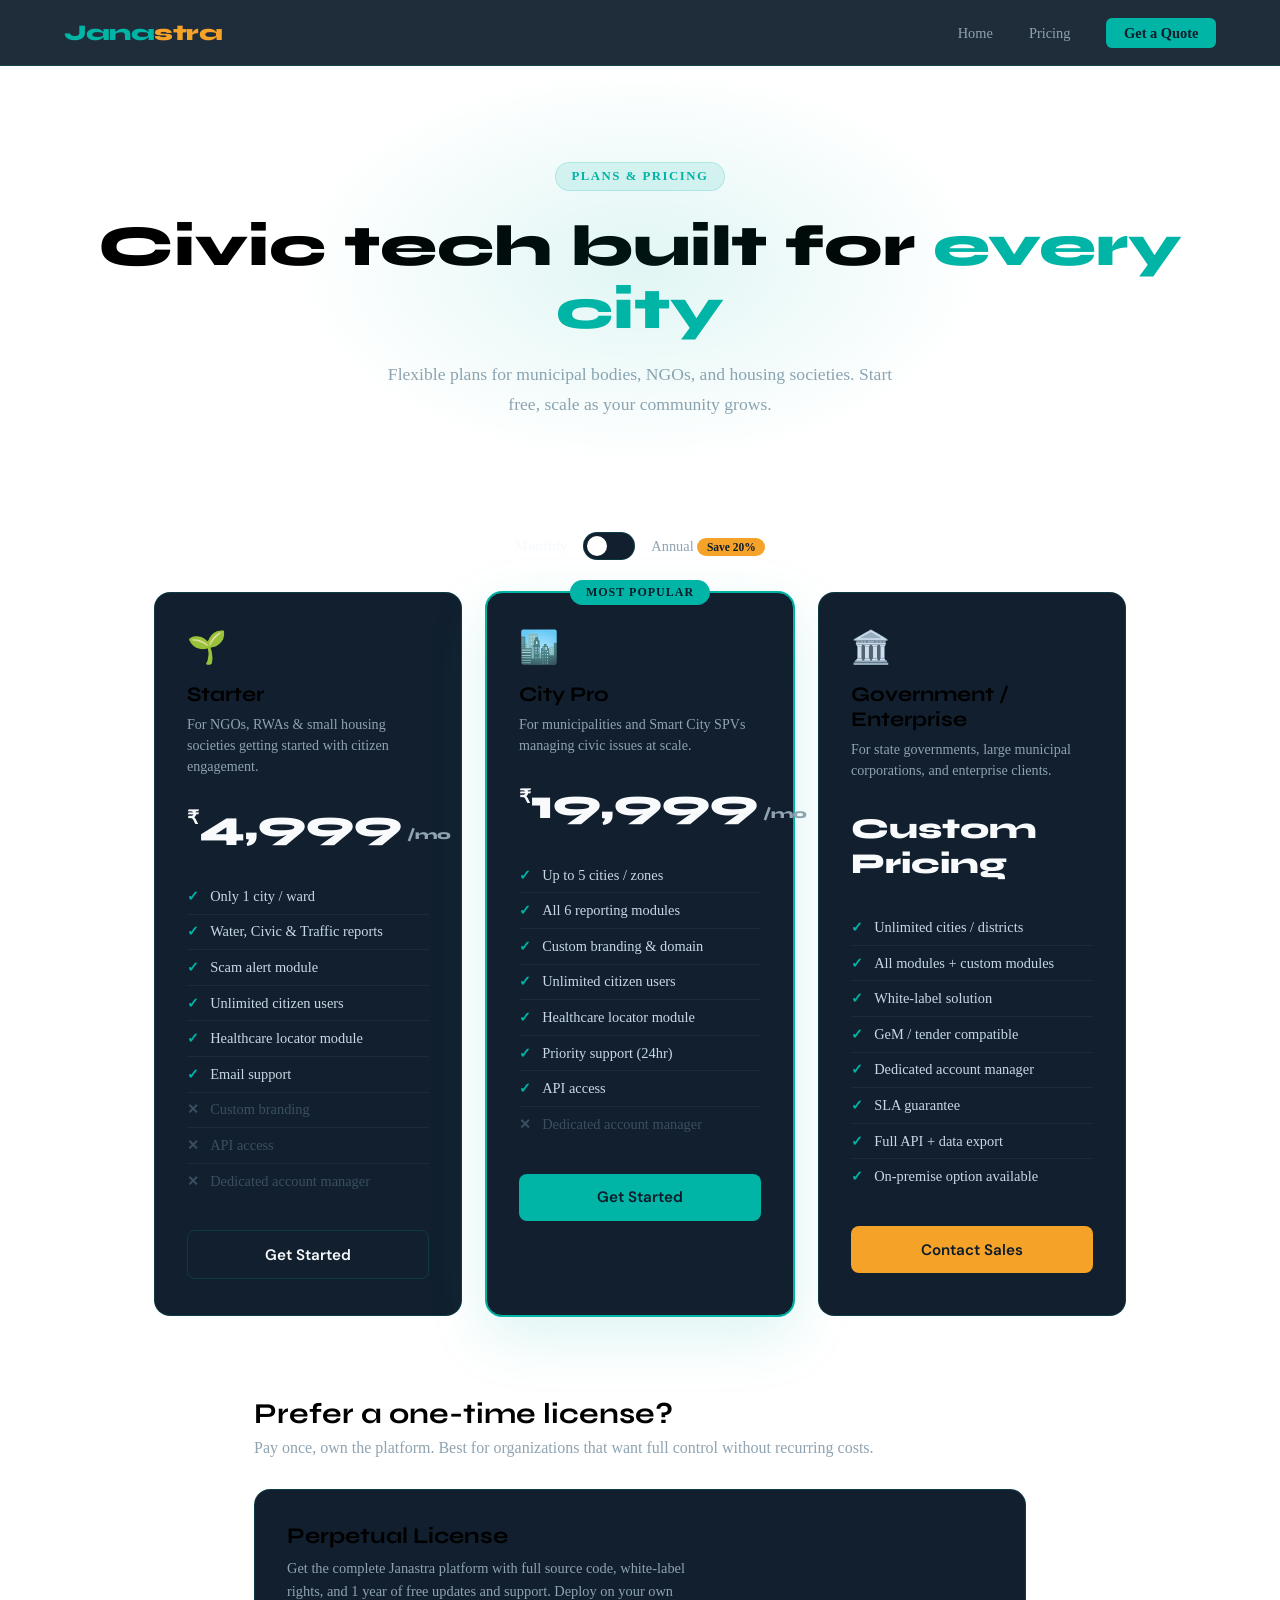
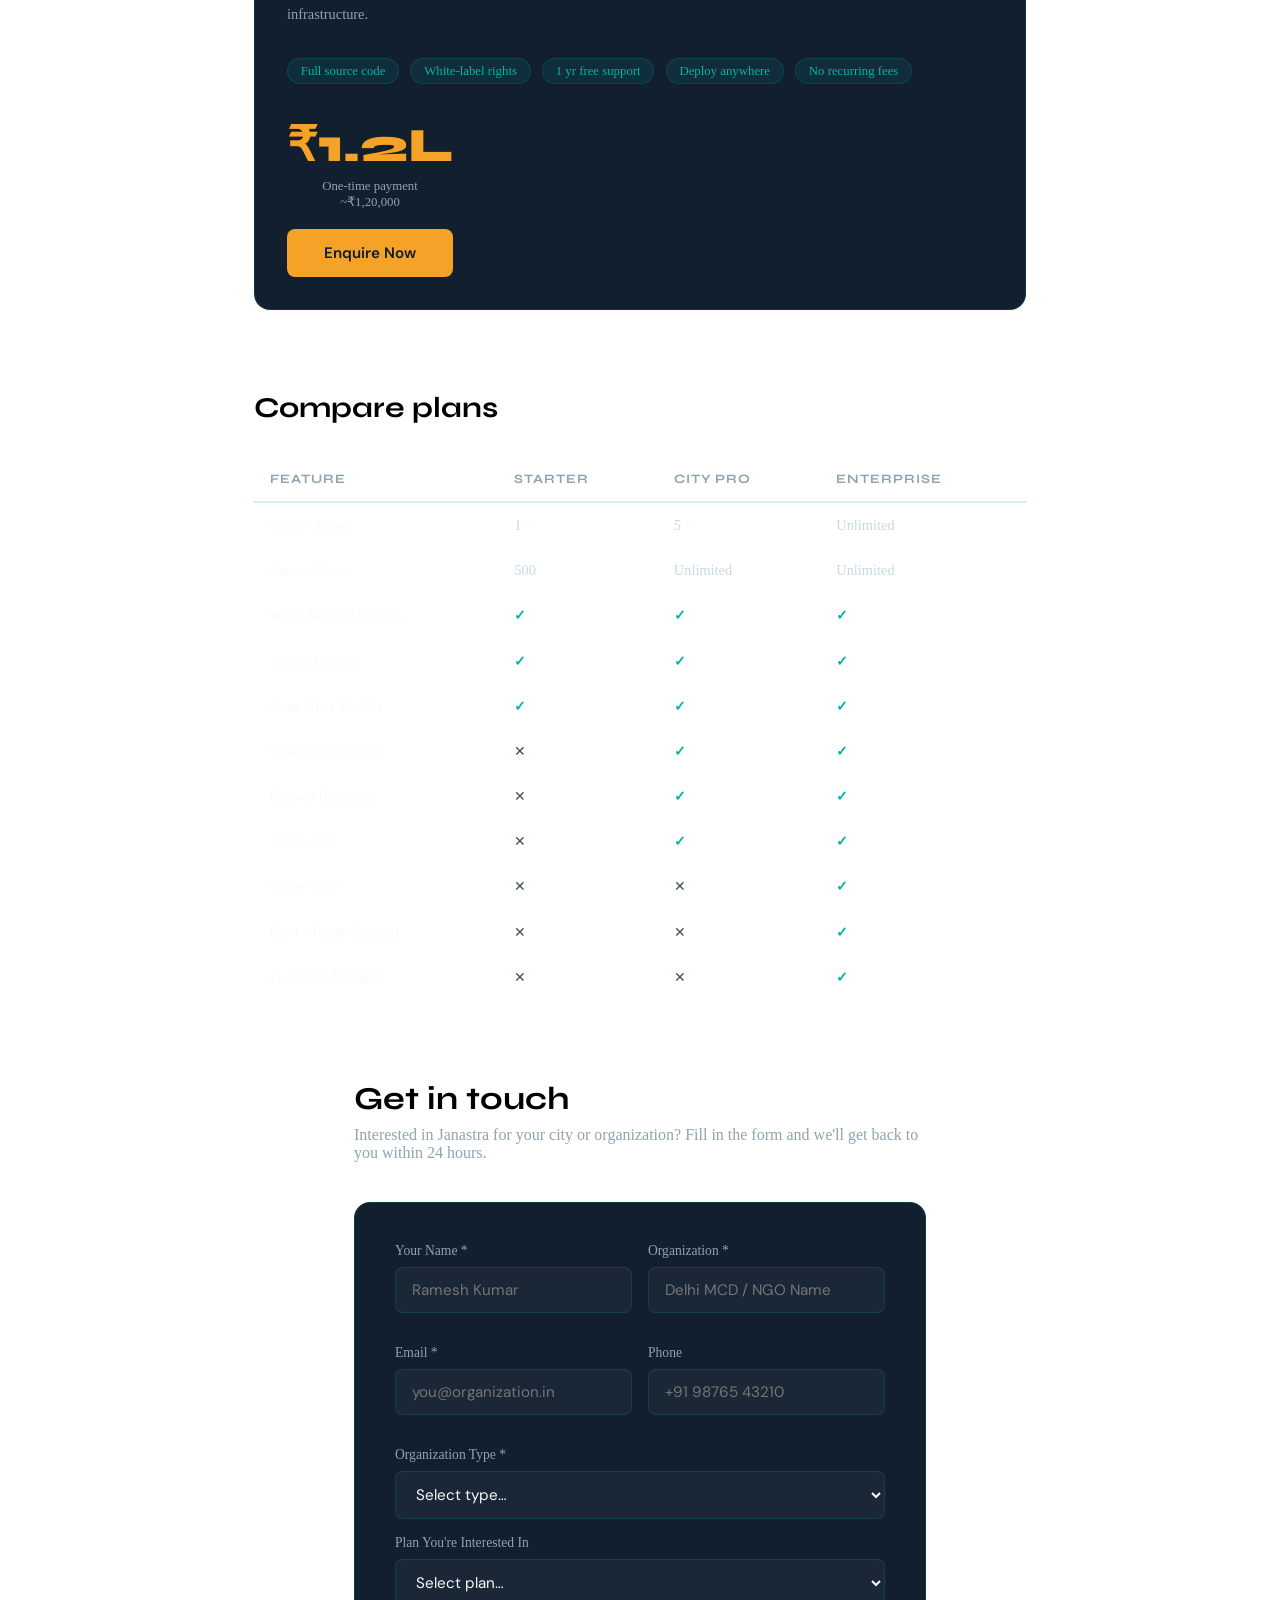
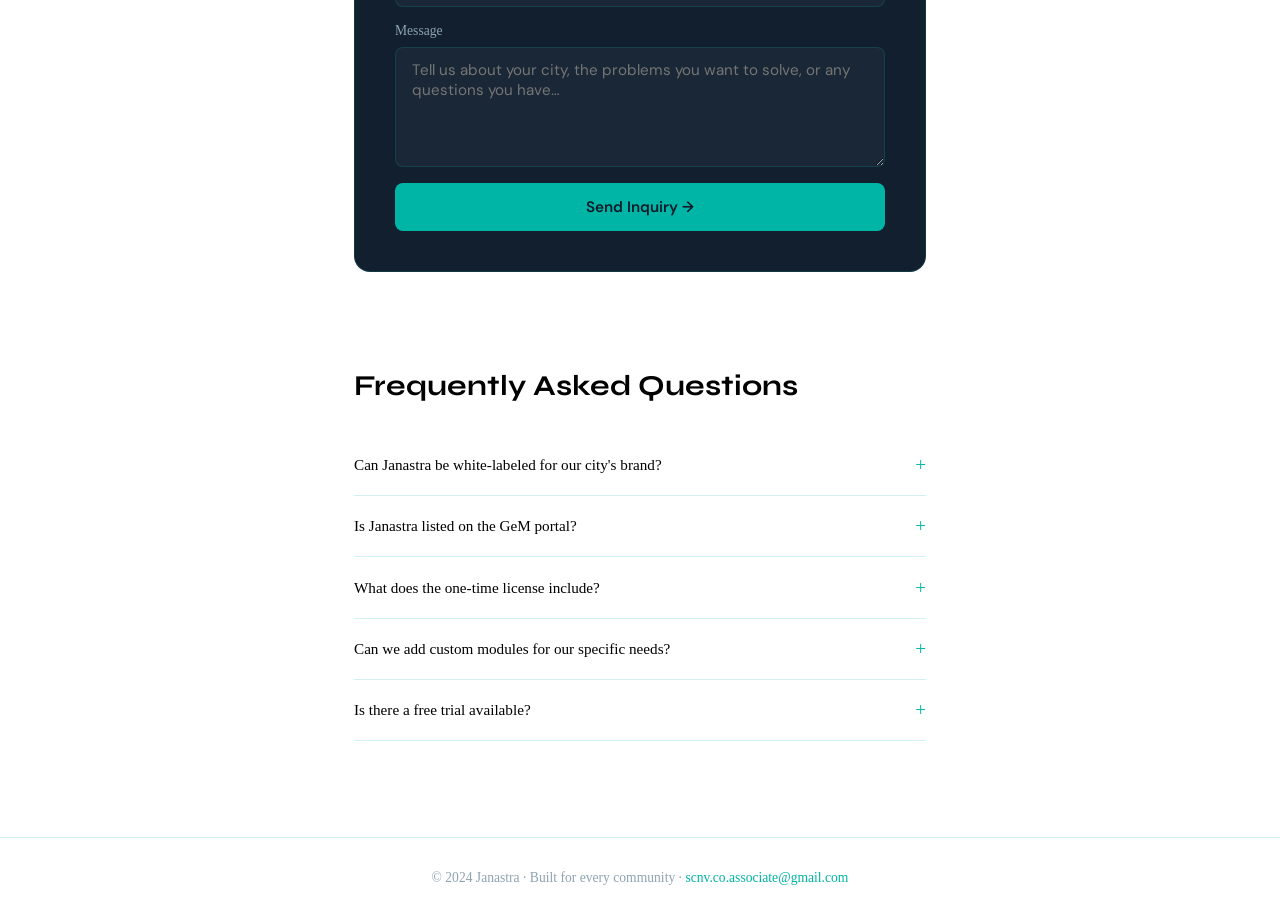
<file: pricing.html>
<!DOCTYPE html>

<html lang="en">
<head>
  <meta charset="UTF-8" />
  <meta name="viewport" content="width=device-width, initial-scale=1.0"/>
  <title>Janastra – Plans & Pricing</title>
  <link href="https://fonts.googleapis.com/css2?family=Syne:wght@400;600;700;800&family=DM+Sans:ital,wght@0,300;0,400;0,500;1,300&display=swap" rel="stylesheet"/>
  <style>
    :root {
      --navy: #0d1b2a;
      --teal: #00b4a6;
      --teal-light: #00d9c8;
      --amber: #f4a228;
      --white: #f8fafc;
      --muted: #8fa3b1;
      --card-bg: #111f2e;
      --border: rgba(0,180,166,0.18);
    }
    *, *::before, *::after { box-sizing: border-box; margin: 0; padding: 0; }

```
body {
  background: var(--navy);
  color: var(--white);
  font-family: 'DM Sans', sans-serif;
  overflow-x: hidden;
}

/* ── NAV ── */
nav {
  display: flex; align-items: center; justify-content: space-between;
  padding: 1.2rem 5vw;
  border-bottom: 1px solid var(--border);
  position: sticky; top: 0; z-index: 100;
  background: rgba(13,27,42,0.92);
  backdrop-filter: blur(12px);
}
.logo { font-family: 'Syne', sans-serif; font-weight: 800; font-size: 1.4rem; color: var(--teal); letter-spacing: -0.5px; }
.logo span { color: var(--amber); }
nav a { color: var(--muted); text-decoration: none; font-size: 0.9rem; margin-left: 2rem; transition: color .2s; }
nav a:hover { color: var(--white); }
.nav-cta {
  background: var(--teal); color: var(--navy) !important;
  padding: .45rem 1.1rem; border-radius: 6px; font-weight: 600;
  margin-left: 2rem;
}
.nav-cta:hover { background: var(--teal-light); }

/* ── HERO ── */
.hero {
  text-align: center;
  padding: 6rem 5vw 4rem;
  position: relative;
}
.hero::before {
  content: '';
  position: absolute; top: 0; left: 50%; transform: translateX(-50%);
  width: 700px; height: 400px;
  background: radial-gradient(ellipse at center, rgba(0,180,166,0.12) 0%, transparent 70%);
  pointer-events: none;
}
.badge {
  display: inline-block;
  background: rgba(0,180,166,0.12);
  border: 1px solid var(--border);
  color: var(--teal);
  font-size: 0.8rem; font-weight: 600; letter-spacing: 1.5px; text-transform: uppercase;
  padding: .35rem 1rem; border-radius: 100px; margin-bottom: 1.5rem;
}
.hero h1 {
  font-family: 'Syne', sans-serif;
  font-size: clamp(2.2rem, 5vw, 3.6rem);
  font-weight: 800; line-height: 1.1;
  margin-bottom: 1.2rem;
}
.hero h1 em { color: var(--teal); font-style: normal; }
.hero p { color: var(--muted); font-size: 1.1rem; max-width: 520px; margin: 0 auto 1rem; line-height: 1.7; }

/* ── TOGGLE ── */
.toggle-wrap { display: flex; align-items: center; justify-content: center; gap: 1rem; margin: 2rem 0; }
.toggle-label { color: var(--muted); font-size: 0.9rem; }
.toggle-label.active { color: var(--white); font-weight: 600; }
.toggle {
  width: 52px; height: 28px; background: var(--card-bg); border: 1px solid var(--border);
  border-radius: 100px; cursor: pointer; position: relative; transition: background .3s;
}
.toggle.on { background: var(--teal); }
.toggle::after {
  content: ''; position: absolute; top: 3px; left: 3px;
  width: 20px; height: 20px; background: white; border-radius: 50%;
  transition: transform .3s;
}
.toggle.on::after { transform: translateX(24px); }
.save-tag { background: var(--amber); color: var(--navy); font-size: 0.72rem; font-weight: 700; padding: .2rem .6rem; border-radius: 100px; }

/* ── PRICING CARDS ── */
.pricing-grid {
  display: grid;
  grid-template-columns: repeat(auto-fit, minmax(280px, 1fr));
  gap: 1.5rem;
  max-width: 1100px; margin: 0 auto; padding: 0 5vw 5rem;
}
.card {
  background: var(--card-bg);
  border: 1px solid var(--border);
  border-radius: 16px;
  padding: 2.2rem 2rem;
  position: relative;
  transition: transform .25s, box-shadow .25s;
}
.card:hover { transform: translateY(-4px); box-shadow: 0 20px 60px rgba(0,0,0,0.4); }
.card.popular {
  border-color: var(--teal);
  box-shadow: 0 0 0 1px var(--teal), 0 20px 60px rgba(0,180,166,0.15);
}
.popular-tag {
  position: absolute; top: -13px; left: 50%; transform: translateX(-50%);
  background: var(--teal); color: var(--navy);
  font-size: 0.75rem; font-weight: 700; letter-spacing: 1px; text-transform: uppercase;
  padding: .3rem 1rem; border-radius: 100px;
}
.card-icon { font-size: 2rem; margin-bottom: 1rem; }
.card h3 { font-family: 'Syne', sans-serif; font-size: 1.3rem; font-weight: 700; margin-bottom: .4rem; }
.card .subtitle { color: var(--muted); font-size: 0.88rem; margin-bottom: 1.5rem; line-height: 1.5; }
.price-wrap { margin-bottom: 1.8rem; }
.price { font-family: 'Syne', sans-serif; font-size: 2.6rem; font-weight: 800; color: var(--white); }
.price sup { font-size: 1.2rem; vertical-align: super; }
.price-period { color: var(--muted); font-size: 0.85rem; margin-left: .3rem; }
.price-annual { display: none; }
.features { list-style: none; margin-bottom: 2rem; }
.features li {
  padding: .55rem 0; border-bottom: 1px solid rgba(255,255,255,0.05);
  font-size: 0.9rem; color: #c8d8e4;
  display: flex; align-items: center; gap: .7rem;
}
.features li:last-child { border-bottom: none; }
.features li::before { content: '✓'; color: var(--teal); font-weight: 700; flex-shrink: 0; }
.features li.no::before { content: '✕'; color: #3a4f61; }
.features li.no { color: #3a4f61; }
.btn {
  display: block; width: 100%; text-align: center;
  padding: .85rem; border-radius: 8px;
  font-weight: 600; font-size: 0.95rem;
  text-decoration: none; cursor: pointer; border: none;
  transition: all .2s; font-family: 'DM Sans', sans-serif;
}
.btn-primary { background: var(--teal); color: var(--navy); }
.btn-primary:hover { background: var(--teal-light); }
.btn-outline { background: transparent; border: 1px solid var(--border); color: var(--white); }
.btn-outline:hover { border-color: var(--teal); color: var(--teal); }
.btn-amber { background: var(--amber); color: var(--navy); }
.btn-amber:hover { background: #ffb84d; }

/* ── ONE-TIME SECTION ── */
.onetime-section {
  max-width: 900px; margin: 0 auto 5rem; padding: 0 5vw;
}
.onetime-section h2 {
  font-family: 'Syne', sans-serif; font-size: 1.8rem; font-weight: 700;
  margin-bottom: .5rem;
}
.onetime-section p { color: var(--muted); margin-bottom: 2rem; }
.onetime-card {
  background: var(--card-bg); border: 1px solid var(--border);
  border-radius: 16px; padding: 2rem;
  display: flex; flex-wrap: wrap; gap: 2rem; align-items: center; justify-content: space-between;
}
.onetime-info h3 { font-family: 'Syne', sans-serif; font-size: 1.4rem; font-weight: 700; margin-bottom: .5rem; }
.onetime-info p { color: var(--muted); font-size: 0.9rem; max-width: 420px; line-height: 1.6; }
.onetime-price { text-align: center; }
.onetime-price .big { font-family: 'Syne', sans-serif; font-size: 3rem; font-weight: 800; color: var(--amber); }
.onetime-price .note { color: var(--muted); font-size: 0.8rem; margin-top: .3rem; }
.onetime-features { display: flex; flex-wrap: wrap; gap: .7rem; margin-top: 1.5rem; }
.chip {
  background: rgba(0,180,166,0.1); border: 1px solid var(--border);
  color: var(--teal); font-size: 0.8rem; padding: .3rem .8rem; border-radius: 100px;
}

/* ── COMPARE TABLE ── */
.compare-section {
  max-width: 900px; margin: 0 auto 5rem; padding: 0 5vw;
}
.compare-section h2 { font-family: 'Syne', sans-serif; font-size: 1.8rem; font-weight: 700; margin-bottom: 2rem; }
table { width: 100%; border-collapse: collapse; font-size: 0.9rem; }
th { font-family: 'Syne', sans-serif; font-weight: 700; padding: .9rem 1rem; text-align: left; border-bottom: 2px solid var(--border); color: var(--muted); font-size: 0.8rem; text-transform: uppercase; letter-spacing: 1px; }
td { padding: .85rem 1rem; border-bottom: 1px solid rgba(255,255,255,0.04); color: #c8d8e4; }
tr:last-child td { border-bottom: none; }
.check { color: var(--teal); font-weight: 700; }
.cross { color: #3a4f61; }
td:first-child { font-weight: 500; color: var(--white); }

/* ── CONTACT ── */
.contact-section {
  max-width: 700px; margin: 0 auto 6rem; padding: 0 5vw;
}
.contact-section h2 { font-family: 'Syne', sans-serif; font-size: 2rem; font-weight: 700; margin-bottom: .5rem; }
.contact-section > p { color: var(--muted); margin-bottom: 2.5rem; }
.form-card { background: var(--card-bg); border: 1px solid var(--border); border-radius: 16px; padding: 2.5rem; }
.form-row { display: grid; grid-template-columns: 1fr 1fr; gap: 1rem; margin-bottom: 1rem; }
.form-group { display: flex; flex-direction: column; gap: .5rem; margin-bottom: 1rem; }
label { font-size: 0.85rem; color: var(--muted); font-weight: 500; }
input, select, textarea {
  background: rgba(255,255,255,0.04); border: 1px solid var(--border);
  border-radius: 8px; padding: .75rem 1rem;
  color: var(--white); font-family: 'DM Sans', sans-serif; font-size: 0.95rem;
  outline: none; transition: border-color .2s;
  width: 100%;
}
input:focus, select:focus, textarea:focus { border-color: var(--teal); }
select option { background: var(--navy); }
textarea { resize: vertical; min-height: 120px; }
.form-submit { margin-top: .5rem; }
.success-msg {
  display: none; background: rgba(0,180,166,0.1); border: 1px solid var(--teal);
  border-radius: 8px; padding: 1rem; text-align: center;
  color: var(--teal); font-weight: 600; margin-top: 1rem;
}

/* ── FAQ ── */
.faq-section { max-width: 700px; margin: 0 auto 6rem; padding: 0 5vw; }
.faq-section h2 { font-family: 'Syne', sans-serif; font-size: 1.8rem; font-weight: 700; margin-bottom: 2rem; }
.faq-item { border-bottom: 1px solid var(--border); padding: 1.2rem 0; cursor: pointer; }
.faq-q { display: flex; justify-content: space-between; align-items: center; font-weight: 500; font-size: 0.95rem; }
.faq-q span { color: var(--teal); font-size: 1.2rem; transition: transform .2s; }
.faq-a { color: var(--muted); font-size: 0.9rem; line-height: 1.7; max-height: 0; overflow: hidden; transition: max-height .3s, padding .3s; }
.faq-item.open .faq-a { max-height: 200px; padding-top: .8rem; }
.faq-item.open .faq-q span { transform: rotate(45deg); }

/* ── FOOTER ── */
footer {
  border-top: 1px solid var(--border);
  padding: 2rem 5vw; text-align: center;
  color: var(--muted); font-size: 0.85rem;
}
footer a { color: var(--teal); text-decoration: none; }

@media (max-width: 600px) {
  .form-row { grid-template-columns: 1fr; }
  .onetime-card { flex-direction: column; }
}
```

  </style>
</head>
<body>

<nav>
  <div class="logo">Jana<span>stra</span></div>
  <div>
    <a href="https://janastra.pages.dev">Home</a>
    <a href="#pricing">Pricing</a>
    <a href="#contact" class="nav-cta">Get a Quote</a>
  </div>
</nav>

<!-- HERO -->

<section class="hero">
  <div class="badge">Plans & Pricing</div>
  <h1>Civic tech built for <em>every city</em></h1>
  <p>Flexible plans for municipal bodies, NGOs, and housing societies. Start free, scale as your community grows.</p>
</section>

<!-- PRICING TOGGLE -->

<div class="toggle-wrap" id="pricing">
  <span class="toggle-label active" id="lbl-monthly">Monthly</span>
  <div class="toggle" id="toggle" onclick="switchBilling()"></div>
  <span class="toggle-label" id="lbl-annual">Annual <span class="save-tag">Save 20%</span></span>
</div>

<!-- PRICING CARDS -->

<div class="pricing-grid">

  <!-- Starter -->

  <div class="card">
    <div class="card-icon">🌱</div>
    <h3>Starter</h3>
    <p class="subtitle">For NGOs, RWAs & small housing societies getting started with citizen engagement.</p>
    <div class="price-wrap">
      <div class="price monthly-price"><sup>₹</sup>4,999<span class="price-period">/mo</span></div>
      <div class="price annual-price" style="display:none"><sup>₹</sup>3,999<span class="price-period">/mo</span></div>
    </div>
    <ul class="features">
      <li>Only 1 city / ward</li>
      <li>Water, Civic & Traffic reports</li>
      <li>Scam alert module</li>
      <li>Unlimited citizen users</li>
      <li>Healthcare locator module</li>
      <li>Email support</li>
      <li class="no">Custom branding</li>
      <li class="no">API access</li>
      <li class="no">Dedicated account manager</li>
    </ul>
    <a href="#contact" class="btn btn-outline">Get Started</a>
  </div>

  <!-- Pro (Popular) -->

  <div class="card popular">
    <div class="popular-tag">Most Popular</div>
    <div class="card-icon">🏙️</div>
    <h3>City Pro</h3>
    <p class="subtitle">For municipalities and Smart City SPVs managing civic issues at scale.</p>
    <div class="price-wrap">
      <div class="price monthly-price"><sup>₹</sup>19,999<span class="price-period">/mo</span></div>
      <div class="price annual-price" style="display:none"><sup>₹</sup>15,999<span class="price-period">/mo</span></div>
    </div>
    <ul class="features">
      <li>Up to 5 cities / zones</li>
      <li>All 6 reporting modules</li>
      <li>Custom branding & domain</li>
      <li>Unlimited citizen users</li>
      <li>Healthcare locator module</li>
      <li>Priority support (24hr)</li>
      <li>API access</li>
      <li class="no">Dedicated account manager</li>
    </ul>
    <a href="#contact" class="btn btn-primary">Get Started</a>
  </div>

  <!-- Enterprise -->

  <div class="card">
    <div class="card-icon">🏛️</div>
    <h3>Government / Enterprise</h3>
    <p class="subtitle">For state governments, large municipal corporations, and enterprise clients.</p>
    <div class="price-wrap">
      <div class="price" style="font-size:1.8rem; padding-top:.4rem;">Custom Pricing</div>
    </div>
    <ul class="features">
      <li>Unlimited cities / districts</li>
      <li>All modules + custom modules</li>
      <li>White-label solution</li>
      <li>GeM / tender compatible</li>
      <li>Dedicated account manager</li>
      <li>SLA guarantee</li>
      <li>Full API + data export</li>
      <li>On-premise option available</li>
    </ul>
    <a href="#contact" class="btn btn-amber">Contact Sales</a>
  </div>

</div>

<!-- ONE-TIME LICENSE -->

<div class="onetime-section">
  <h2>Prefer a one-time license?</h2>
  <p>Pay once, own the platform. Best for organizations that want full control without recurring costs.</p>
  <div class="onetime-card">
    <div class="onetime-info">
      <h3>Perpetual License</h3>
      <p>Get the complete Janastra platform with full source code, white-label rights, and 1 year of free updates and support. Deploy on your own infrastructure.</p>
      <div class="onetime-features">
        <span class="chip">Full source code</span>
        <span class="chip">White-label rights</span>
        <span class="chip">1 yr free support</span>
        <span class="chip">Deploy anywhere</span>
        <span class="chip">No recurring fees</span>
      </div>
    </div>
    <div class="onetime-price">
      <div class="big">₹1.2L</div>
      <div class="note">One-time payment<br/>~₹1,20,000</div>
      <a href="#contact" class="btn btn-amber" style="margin-top:1.2rem; min-width:160px;">Enquire Now</a>
    </div>
  </div>
</div>

<!-- COMPARE TABLE -->

<div class="compare-section">
  <h2>Compare plans</h2>
  <table>
    <thead>
      <tr>
        <th>Feature</th>
        <th>Starter</th>
        <th>City Pro</th>
        <th>Enterprise</th>
      </tr>
    </thead>
    <tbody>
      <tr><td>Cities / Zones</td><td>1</td><td>5</td><td>Unlimited</td></tr>
      <tr><td>Citizen Users</td><td>500</td><td>Unlimited</td><td>Unlimited</td></tr>
      <tr><td>Water & Civic Reports</td><td class="check">✓</td><td class="check">✓</td><td class="check">✓</td></tr>
      <tr><td>Traffic Updates</td><td class="check">✓</td><td class="check">✓</td><td class="check">✓</td></tr>
      <tr><td>Scam Alert Module</td><td class="check">✓</td><td class="check">✓</td><td class="check">✓</td></tr>
      <tr><td>Healthcare Locator</td><td class="cross">✕</td><td class="check">✓</td><td class="check">✓</td></tr>
      <tr><td>Custom Branding</td><td class="cross">✕</td><td class="check">✓</td><td class="check">✓</td></tr>
      <tr><td>API Access</td><td class="cross">✕</td><td class="check">✓</td><td class="check">✓</td></tr>
      <tr><td>White-label</td><td class="cross">✕</td><td class="cross">✕</td><td class="check">✓</td></tr>
      <tr><td>GeM / Tender Support</td><td class="cross">✕</td><td class="cross">✕</td><td class="check">✓</td></tr>
      <tr><td>Dedicated Manager</td><td class="cross">✕</td><td class="cross">✕</td><td class="check">✓</td></tr>
    </tbody>
  </table>
</div>

<!-- CONTACT FORM -->

<div class="contact-section" id="contact">
  <h2>Get in touch</h2>
  <p>Interested in Janastra for your city or organization? Fill in the form and we'll get back to you within 24 hours.</p>
  <div class="form-card">
    <div class="form-row">
      <div class="form-group">
        <label>Your Name *</label>
        <input type="text" id="fname" placeholder="Ramesh Kumar" />
      </div>
      <div class="form-group">
        <label>Organization *</label>
        <input type="text" id="forg" placeholder="Delhi MCD / NGO Name" />
      </div>
    </div>
    <div class="form-row">
      <div class="form-group">
        <label>Email *</label>
        <input type="email" id="femail" placeholder="you@organization.in" />
      </div>
      <div class="form-group">
        <label>Phone</label>
        <input type="tel" id="fphone" placeholder="+91 98765 43210" />
      </div>
    </div>
    <div class="form-group">
      <label>Organization Type *</label>
      <select id="ftype">
        <option value="">Select type…</option>
        <option>Municipal Corporation / Local Government</option>
        <option>State Government</option>
        <option>Smart City SPV</option>
        <option>NGO / Civic Organization</option>
        <option>Housing Society / RWA</option>
        <option>Real Estate Developer</option>
        <option>Other</option>
      </select>
    </div>
    <div class="form-group">
      <label>Plan You're Interested In</label>
      <select id="fplan">
        <option value="">Select plan…</option>
        <option>Starter (₹4,999/mo)</option>
        <option>City Pro (₹19,999/mo)</option>
        <option>Government / Enterprise (Custom)</option>
        <option>One-Time License (₹1,20,000)</option>
        <option>Not sure – need advice</option>
      </select>
    </div>
    <div class="form-group">
      <label>Message</label>
      <textarea id="fmsg" placeholder="Tell us about your city, the problems you want to solve, or any questions you have…"></textarea>
    </div>
    <button class="btn btn-primary form-submit" onclick="submitForm()">Send Inquiry →</button>
    <div class="success-msg" id="success-msg">
      ✓ Thank you! We'll reach out to you at <strong id="confirm-email"></strong> within 24 hours.
    </div>
  </div>
</div>

<!-- FAQ -->

<div class="faq-section">
  <h2>Frequently Asked Questions</h2>

  <div class="faq-item" onclick="toggleFaq(this)">
    <div class="faq-q">Can Janastra be white-labeled for our city's brand? <span>+</span></div>
    <div class="faq-a">Yes! Our City Pro and Enterprise plans include full custom branding with your logo, colors, and even a custom domain (e.g., reports.yourcity.gov.in).</div>
  </div>
  <div class="faq-item" onclick="toggleFaq(this)">
    <div class="faq-q">Is Janastra listed on the GeM portal? <span>+</span></div>
    <div class="faq-a">We are in the process of registering on GeM. For government and municipal clients, we can supply all necessary documentation for procurement and tendering. Contact us to discuss.</div>
  </div>
  <div class="faq-item" onclick="toggleFaq(this)">
    <div class="faq-q">What does the one-time license include? <span>+</span></div>
    <div class="faq-a">The perpetual license includes complete source code, white-label rights, 1 year of free updates, and priority support. You can deploy it on your own servers with no ongoing fees.</div>
  </div>
  <div class="faq-item" onclick="toggleFaq(this)">
    <div class="faq-q">Can we add custom modules for our specific needs? <span>+</span></div>
    <div class="faq-a">Absolutely. Enterprise clients can request custom modules. We've built features like air quality monitoring, event reporting, and local vendor directories in the past.</div>
  </div>
  <div class="faq-item" onclick="toggleFaq(this)">
    <div class="faq-q">Is there a free trial available? <span>+</span></div>
    <div class="faq-a">Yes — we offer a 14-day free trial for the Starter and City Pro plans. No credit card required. Contact us to get started.</div>
  </div>
</div>

<footer>
  ©️ 2024 Janastra · Built for every community · <a href="mailto:scnv.co.associate@gmail.com">scnv.co.associate@gmail.com</a>
</footer>

<script>
  let annual = false;

  function switchBilling() {
    annual = !annual;
    document.getElementById('toggle').classList.toggle('on', annual);
    document.getElementById('lbl-monthly').classList.toggle('active', !annual);
    document.getElementById('lbl-annual').classList.toggle('active', annual);

    document.querySelectorAll('.monthly-price').forEach(el => el.style.display = annual ? 'none' : 'block');
    document.querySelectorAll('.annual-price').forEach(el => el.style.display = annual ? 'block' : 'none');
  }

  function toggleFaq(el) {
    el.classList.toggle('open');
  }

  function submitForm() {
    const name = document.getElementById('fname').value.trim();
    const email = document.getElementById('femail').value.trim();
    const org = document.getElementById('forg').value.trim();
    const type = document.getElementById('ftype').value;

    if (!name || !email || !org || !type) {
      alert('Please fill in all required fields.');
      return;
    }

    // Build mailto link
    const plan = document.getElementById('fplan').value || 'Not specified';
    const phone = document.getElementById('fphone').value || 'Not provided';
    const msg = document.getElementById('fmsg').value || '';

    const subject = encodeURIComponent(`Janastra Inquiry – ${org} (${type})`);
    const body = encodeURIComponent(
      `Name: ${name}\nOrganization: ${org}\nType: ${type}\nEmail: ${email}\nPhone: ${phone}\nPlan: ${plan}\n\nMessage:\n${msg}`
    );

    window.location.href = `mailto:scnv.co.associate@gmail.com?subject=${subject}&body=${body}`;

    document.getElementById('confirm-email').textContent = email;
    document.getElementById('success-msg').style.display = 'block';
  }
</script>

</body>
</html>
</file>
